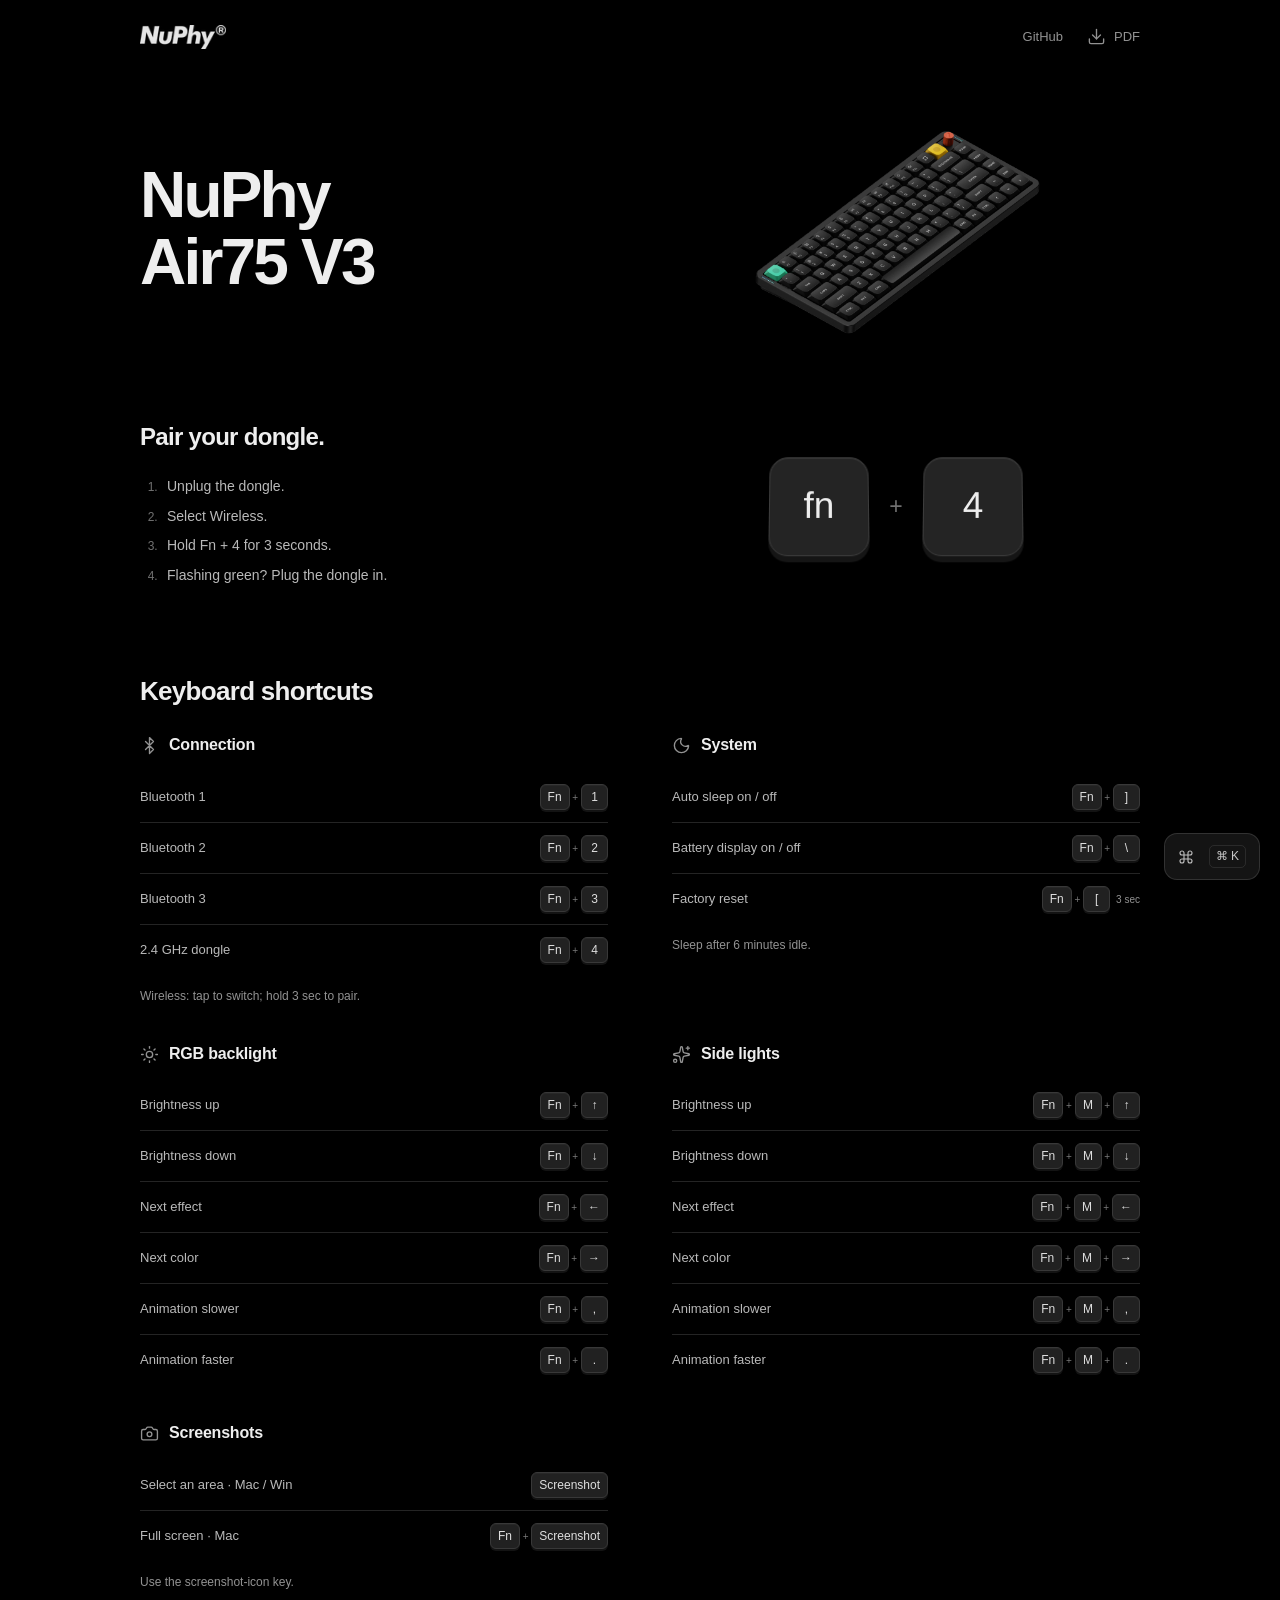
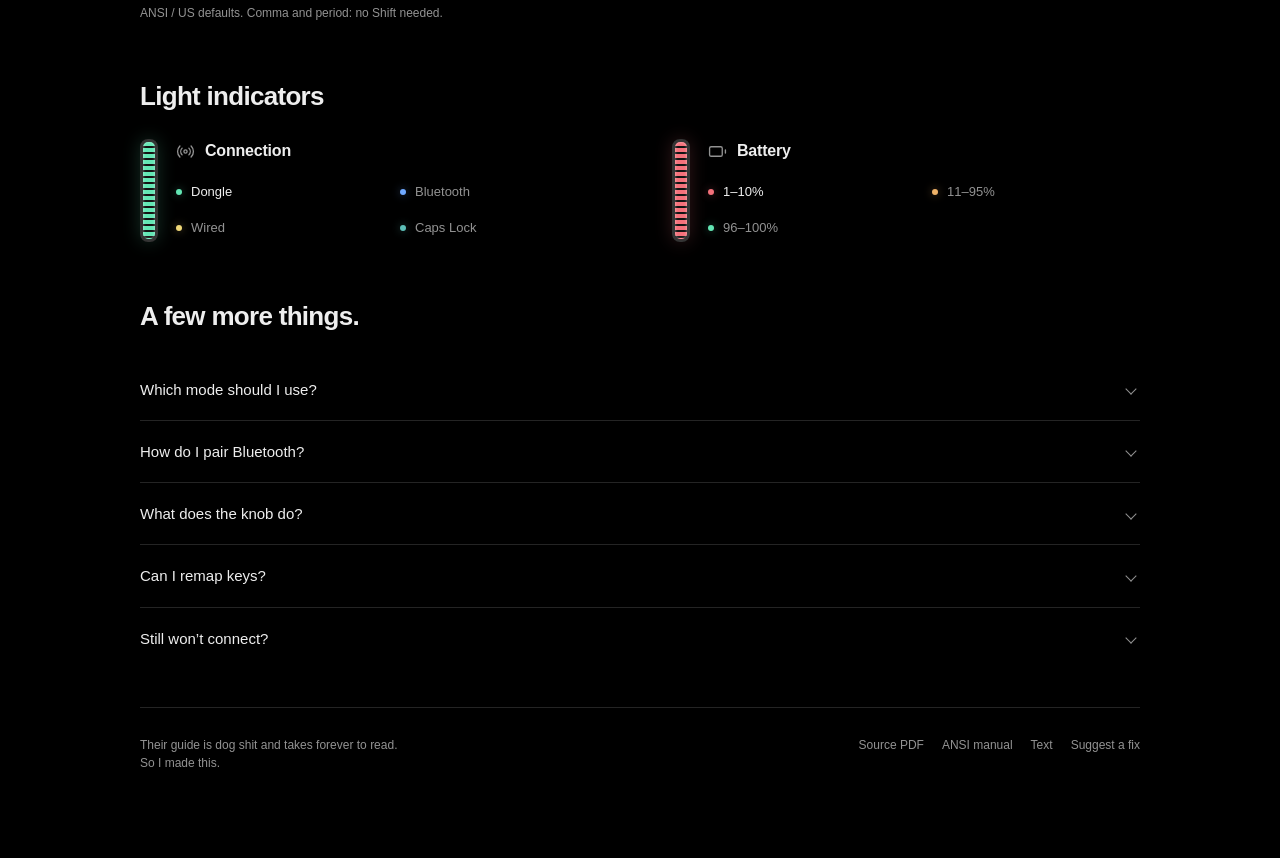
<file: site/index.html>
<!doctype html>
<html lang="en">
<head>
<meta charset="utf-8">
<meta name="viewport" content="width=device-width, initial-scale=1">
<meta name="description" content="Set up your NuPhy Air75 V3 on Mac or Windows. Find connection modes, dongle pairing, Bluetooth, RGB, sleep and screenshot shortcuts in one English guide.">
<meta name="author" content="Aayush9029">
<meta name="robots" content="index, follow, max-image-preview:large">
<meta name="theme-color" content="#000000">
<title>NuPhy Air75 V3 Guide: Pairing, Shortcuts &amp; RGB</title>
<link rel="canonical" href="https://aayush9029.github.io/guides/">
<link rel="icon" type="image/svg+xml" href="assets/favicon.svg">
<link rel="sitemap" type="application/xml" href="sitemap.xml">
<link rel="stylesheet" href="assets/style.css">
<meta property="og:type" content="article">
<meta property="og:locale" content="en_US">
<meta property="og:site_name" content="NuPhy Air75 V3 Guide">
<meta property="og:title" content="NuPhy Air75 V3 Guide: Pairing, Shortcuts &amp; RGB">
<meta property="og:description" content="Set up your NuPhy Air75 V3 on Mac or Windows. Find connection modes, dongle pairing, Bluetooth, RGB, sleep and screenshot shortcuts in one English guide.">
<meta property="og:url" content="https://aayush9029.github.io/guides/">
<meta property="og:image" content="https://aayush9029.github.io/guides/assets/nuphy-air75-v3.png">
<meta property="og:image:width" content="624">
<meta property="og:image:height" content="500">
<meta property="og:image:alt" content="Black NuPhy Air75 V3 keyboard with a red rotary knob">
<meta name="twitter:card" content="summary_large_image">
<meta name="twitter:title" content="NuPhy Air75 V3 Guide: Pairing, Shortcuts &amp; RGB">
<meta name="twitter:description" content="Set up your NuPhy Air75 V3 on Mac or Windows. Find connection modes, dongle pairing, Bluetooth, RGB, sleep and screenshot shortcuts in one English guide.">
<meta name="twitter:image" content="https://aayush9029.github.io/guides/assets/nuphy-air75-v3.png">
<meta name="twitter:image:alt" content="Black NuPhy Air75 V3 keyboard">
<script type="application/ld+json">{"@context": "https://schema.org", "@type": "Article", "headline": "NuPhy Air75 V3 Guide: Pairing, Shortcuts & RGB", "description": "Set up your NuPhy Air75 V3 on Mac or Windows. Find connection modes, dongle pairing, Bluetooth, RGB, sleep and screenshot shortcuts in one English guide.", "url": "https://aayush9029.github.io/guides/", "mainEntityOfPage": "https://aayush9029.github.io/guides/", "author": {"@type": "Person", "name": "Aayush9029", "url": "https://github.com/Aayush9029"}, "inLanguage": "en", "datePublished": "2026-09-04", "dateModified": "2026-09-07", "image": {"@type": "ImageObject", "contentUrl": "https://aayush9029.github.io/guides/assets/nuphy-air75-v3.png", "width": 624, "height": 500, "creditText": "NuPhy"}, "citation": ["https://cdn.shopify.com/s/files/1/0268/7297/1373/files/Air75_V3_Quick_Guide_FAQ.pdf?v=1753438891", "https://www.nuphy.io/en-US/keyboardDescription"]}</script>
</head>
<body id="top">
<a class="skip-link" href="#shortcuts">Skip to shortcuts</a>
<header class="site-header"><a href="#top" aria-label="NuPhy guide home"><img src="assets/nuphy-logo.png" width="86" height="24" alt="NuPhy"></a><nav aria-label="Resources"><a href="https://github.com/Aayush9029/guides">GitHub</a><a href="air75-v3-english-guide.pdf" download><svg class="icon" aria-hidden="true"><use href="assets/icons.svg#download"/></svg> PDF</a></nav></header>
<main>
<header class="intro"><h1>NuPhy Air75 V3</h1><button class="keyboard-toy" type="button" aria-label="Play a keyboard light wave"><img src="assets/nuphy-air75-v3.png" width="624" height="500" alt="Black NuPhy Air75 V3 keyboard with a red rotary knob" fetchpriority="high"></button></header>
<section id="connect" class="pair" data-jump="Pair the dongle" data-icon="radio" data-search="pair pairing dongle receiver 2.4ghz wireless fn 4">
<div><h2>Pair your dongle.</h2><ol><li>Unplug the dongle.</li><li>Select Wireless.</li><li>Hold Fn + 4 for 3 seconds.</li><li>Flashing green? Plug the dongle in.</li></ol></div><div class="hero-keys" aria-label="Fn plus 4"><button type="button" class="hero-key" data-key="Fn" aria-label="Animate Fn key">fn</button><span>+</span><button type="button" class="hero-key" data-key="4" aria-label="Animate 4 key">4</button></div>
</section>
<section id="shortcuts" class="reference" aria-labelledby="shortcuts-title"><h2 id="shortcuts-title">Keyboard shortcuts</h2><div class="shortcut-grid"><section id="connection" data-jump="Connection" data-icon="bluetooth" data-search="bluetooth bt wireless pair pairing dongle receiver 2.4ghz devices"><h3><svg class="icon" aria-hidden="true"><use href="assets/icons.svg#bluetooth"/></svg>Connection</h3>
<table><thead class="sr-only"><tr><th>Action</th><th>Shortcut</th></tr></thead><tbody>
<tr id="connection-0" data-shortcut data-search="pair pairing saved device" tabindex="-1"><th scope="row">Bluetooth 1</th><td><span class="keys"><kbd>Fn</kbd> + <kbd>1</kbd></span></td></tr>
<tr id="connection-1" data-shortcut data-search="pair pairing saved device" tabindex="-1"><th scope="row">Bluetooth 2</th><td><span class="keys"><kbd>Fn</kbd> + <kbd>2</kbd></span></td></tr>
<tr id="connection-2" data-shortcut data-search="pair pairing saved device" tabindex="-1"><th scope="row">Bluetooth 3</th><td><span class="keys"><kbd>Fn</kbd> + <kbd>3</kbd></span></td></tr>
<tr id="connection-3" data-shortcut data-search="pair pairing receiver usb wireless" tabindex="-1"><th scope="row">2.4 GHz dongle</th><td><span class="keys"><kbd>Fn</kbd> + <kbd>4</kbd></span></td></tr>
</tbody></table><p class="hint">Wireless: tap to switch; hold 3 sec to pair.</p></section>
<section id="system" data-jump="System" data-icon="moon" data-search="sleep battery reset restore factory"><h3><svg class="icon" aria-hidden="true"><use href="assets/icons.svg#moon"/></svg>System</h3>
<table><thead class="sr-only"><tr><th>Action</th><th>Shortcut</th></tr></thead><tbody>
<tr id="system-0" data-shortcut data-search="sleeping idle automatic" tabindex="-1"><th scope="row">Auto sleep on / off</th><td><span class="keys"><kbd>Fn</kbd> + <kbd>]</kbd></span></td></tr>
<tr id="system-1" data-shortcut data-search="power charge indicator always visible" tabindex="-1"><th scope="row">Battery display on / off</th><td><span class="keys"><kbd>Fn</kbd> + <kbd>\</kbd></span></td></tr>
<tr id="system-2" data-shortcut data-search="restore factory defaults" tabindex="-1"><th scope="row">Factory reset</th><td><span class="keys"><kbd>Fn</kbd> + <kbd>[</kbd></span><span class="duration">3 sec</span></td></tr>
</tbody></table><p class="hint">Sleep after 6 minutes idle.</p></section>
<section id="backlight" data-jump="RGB backlight" data-icon="sun" data-search="rgb backlight brightness color colour effect animation"><h3><svg class="icon" aria-hidden="true"><use href="assets/icons.svg#sun"/></svg>RGB backlight</h3>
<table><thead class="sr-only"><tr><th>Action</th><th>Shortcut</th></tr></thead><tbody>
<tr id="backlight-0" data-shortcut data-search="brighter increase" tabindex="-1"><th scope="row">Brightness up</th><td><span class="keys"><kbd>Fn</kbd> + <kbd>↑</kbd></span></td></tr>
<tr id="backlight-1" data-shortcut data-search="dimmer decrease" tabindex="-1"><th scope="row">Brightness down</th><td><span class="keys"><kbd>Fn</kbd> + <kbd>↓</kbd></span></td></tr>
<tr id="backlight-2" data-shortcut data-search="pattern mode cycle" tabindex="-1"><th scope="row">Next effect</th><td><span class="keys"><kbd>Fn</kbd> + <kbd>←</kbd></span></td></tr>
<tr id="backlight-3" data-shortcut data-search="colour cycle" tabindex="-1"><th scope="row">Next color</th><td><span class="keys"><kbd>Fn</kbd> + <kbd>→</kbd></span></td></tr>
<tr id="backlight-4" data-shortcut data-search="speed slow decrease comma" tabindex="-1"><th scope="row">Animation slower</th><td><span class="keys"><kbd>Fn</kbd> + <kbd>,</kbd></span></td></tr>
<tr id="backlight-5" data-shortcut data-search="speed fast increase period" tabindex="-1"><th scope="row">Animation faster</th><td><span class="keys"><kbd>Fn</kbd> + <kbd>.</kbd></span></td></tr>
</tbody></table></section>
<section id="side-lights" data-jump="Side lights" data-icon="sparkles" data-search="rgb side lights sidelight brightness color colour effect animation"><h3><svg class="icon" aria-hidden="true"><use href="assets/icons.svg#sparkles"/></svg>Side lights</h3>
<table><thead class="sr-only"><tr><th>Action</th><th>Shortcut</th></tr></thead><tbody>
<tr id="side-lights-0" data-shortcut data-search="brighter increase" tabindex="-1"><th scope="row">Brightness up</th><td><span class="keys"><kbd>Fn</kbd> + <kbd>M</kbd> + <kbd>↑</kbd></span></td></tr>
<tr id="side-lights-1" data-shortcut data-search="dimmer decrease" tabindex="-1"><th scope="row">Brightness down</th><td><span class="keys"><kbd>Fn</kbd> + <kbd>M</kbd> + <kbd>↓</kbd></span></td></tr>
<tr id="side-lights-2" data-shortcut data-search="pattern mode cycle" tabindex="-1"><th scope="row">Next effect</th><td><span class="keys"><kbd>Fn</kbd> + <kbd>M</kbd> + <kbd>←</kbd></span></td></tr>
<tr id="side-lights-3" data-shortcut data-search="colour cycle" tabindex="-1"><th scope="row">Next color</th><td><span class="keys"><kbd>Fn</kbd> + <kbd>M</kbd> + <kbd>→</kbd></span></td></tr>
<tr id="side-lights-4" data-shortcut data-search="speed slow decrease comma" tabindex="-1"><th scope="row">Animation slower</th><td><span class="keys"><kbd>Fn</kbd> + <kbd>M</kbd> + <kbd>,</kbd></span></td></tr>
<tr id="side-lights-5" data-shortcut data-search="speed fast increase period" tabindex="-1"><th scope="row">Animation faster</th><td><span class="keys"><kbd>Fn</kbd> + <kbd>M</kbd> + <kbd>.</kbd></span></td></tr>
</tbody></table></section>
<section id="screenshots" data-jump="Screenshots" data-icon="camera" data-search="screenshot capture screen mac windows"><h3><svg class="icon" aria-hidden="true"><use href="assets/icons.svg#camera"/></svg>Screenshots</h3>
<table><thead class="sr-only"><tr><th>Action</th><th>Shortcut</th></tr></thead><tbody>
<tr id="screenshots-0" data-shortcut data-search="" tabindex="-1"><th scope="row">Select an area · Mac / Win</th><td><span class="keys"><kbd>Screenshot</kbd></span></td></tr>
<tr id="screenshots-1" data-shortcut data-search="" tabindex="-1"><th scope="row">Full screen · Mac</th><td><span class="keys"><kbd>Fn</kbd> + <kbd>Screenshot</kbd></span></td></tr>
</tbody></table><p class="hint">Use the screenshot-icon key.</p></section></div><p class="hint">ANSI / US defaults. Comma and period: no Shift needed.</p></section>
<section id="lights" class="reference" data-jump="Light indicators" data-icon="battery" data-search="lights led indicator battery colors"><h2>Light indicators</h2><div class="light-grid"><div class="light-control" style="--light:#63e6b4"><button class="led-strip" type="button" aria-label="Cycle connection light preview"></button><div><h3><svg class="icon" aria-hidden="true"><use href="assets/icons.svg#radio"/></svg>Connection</h3><div class="light-options"><button type="button" data-color="#63e6b4" aria-pressed="true" aria-label="Preview Green: Dongle"><i style="--light:#63e6b4" aria-hidden="true"></i>Dongle</button><button type="button" data-color="#70a9ff" aria-pressed="false" aria-label="Preview Blue: Bluetooth"><i style="--light:#70a9ff" aria-hidden="true"></i>Bluetooth</button><button type="button" data-color="#f0d878" aria-pressed="false" aria-label="Preview Yellow: Wired"><i style="--light:#f0d878" aria-hidden="true"></i>Wired</button><button type="button" data-color="#5dbfb8" aria-pressed="false" aria-label="Preview Teal: Caps Lock"><i style="--light:#5dbfb8" aria-hidden="true"></i>Caps Lock</button></div></div></div><div class="light-control" style="--light:#f4717b"><button class="led-strip" type="button" aria-label="Cycle battery light preview"></button><div><h3><svg class="icon" aria-hidden="true"><use href="assets/icons.svg#battery"/></svg>Battery</h3><div class="light-options"><button type="button" data-color="#f4717b" aria-pressed="true" aria-label="Preview Red: 1–10%"><i style="--light:#f4717b" aria-hidden="true"></i>1–10%</button><button type="button" data-color="#efb268" aria-pressed="false" aria-label="Preview Orange: 11–95%"><i style="--light:#efb268" aria-hidden="true"></i>11–95%</button><button type="button" data-color="#63e6b4" aria-pressed="false" aria-label="Preview Green: 96–100%"><i style="--light:#63e6b4" aria-hidden="true"></i>96–100%</button></div></div></div></div></section>
<section id="help-topics" class="reference" aria-labelledby="help-title"><h2 id="help-title">A few more things.</h2><details id="modes" name="help" data-jump="Which mode should I use?" data-icon="sliders-horizontal" data-search="win mac windows macos wired wireless usb switch mode"><summary>Which mode should I use?</summary><div class="answer"><p>Win / Mac: match your computer.</p><p>Wired: USB-C data cable. Wireless: Bluetooth or dongle. Off: power down.</p></div></details>
<details id="bluetooth-pairing" name="help" data-jump="How do I pair Bluetooth?" data-icon="bluetooth" data-search="bluetooth bt pair device connect"><summary>How do I pair Bluetooth?</summary><div class="answer"><p>Select Wireless. Hold Fn + 1, 2 or 3 for 3 seconds, then pair in your computer’s Bluetooth settings.</p></div></details>
<details id="knob" name="help" data-jump="What does the knob do?" data-icon="volume-2" data-search="knob dial volume mute sound install"><summary>What does the knob do?</summary><div class="answer"><p>Turn to adjust volume. Press to mute.</p><p><a href="https://cdn.shopify.com/s/files/1/0268/7297/1373/files/Air75_V3_Quick_Guide_FAQ.pdf?v=1753438891#page=4">Installation diagrams</a></p></div></details>
<details id="customize" name="help" data-jump="Can I remap keys?" data-icon="keyboard" data-search="remap customize custom keyboard macro nuphy io layers"><summary>Can I remap keys?</summary><div class="answer"><p>USB + Wired, then NuPhy IO in Edge or Chrome. Customize keys, lighting and knob actions.</p><p><a href="https://www.nuphy.io/">Open NuPhy IO</a></p></div></details>
<details id="help" name="help" data-jump="Still won’t connect?" data-icon="circle-help" data-search="help troubleshoot problem dongle receiver bluetooth flashing green"><summary>Still won’t connect?</summary><div class="answer"><p>Dongle: hold Fn + 4 for 3 seconds, then reinsert it. Avoid metal USB hubs.</p><p>Bluetooth: forget the saved device and pair again. Check firmware in NuPhy IO if needed.</p><p><a href="mailto:service@nuphy.com">Contact NuPhy</a></p></div></details></section>
<footer><p>Their guide is dog shit and takes forever to read.<br>So <a href="https://aayush.art">I made this.</a></p><div><a href="https://cdn.shopify.com/s/files/1/0268/7297/1373/files/Air75_V3_Quick_Guide_FAQ.pdf?v=1753438891">Source PDF</a><a href="https://www.nuphy.io/en-US/keyboardDescription">ANSI manual</a><a href="air75-v3-guide.txt" download>Text</a><a href="https://github.com/Aayush9029/guides/issues">Suggest a fix</a></div></footer>
</main>
<button id="command-trigger" class="command-trigger" type="button" aria-label="Jump to a section or shortcut" aria-haspopup="dialog" aria-controls="command-menu" aria-expanded="false" aria-keyshortcuts="Meta+K Control+K" hidden><svg class="icon" aria-hidden="true"><use href="assets/icons.svg#command"/></svg><span class="command-key">⌘ K</span></button>
<dialog id="command-menu" aria-label="Jump to a section or shortcut"><div class="command-search"><svg class="icon" aria-hidden="true"><use href="assets/icons.svg#search"/></svg><input id="command-input" type="text" role="combobox" aria-label="Find a section or shortcut" aria-controls="command-options" aria-expanded="true" aria-autocomplete="list" placeholder="Find anything…" autocomplete="off"><button id="command-close" type="button" aria-label="Close menu">Esc</button></div><div id="command-options" role="listbox" aria-label="Sections and shortcuts"></div><p id="command-empty" role="status" hidden>No matches. Try “pair” or “sleep”.</p></dialog>
<script src="assets/guide.js" defer></script>
</body>
</html>
</file>
<file: site/assets/style.css>
:root {
  color-scheme: dark;
  --paper: #000000;
  --surface: #141414;
  --ink: #eeeeee;
  --muted: #929292;
  --line: #242424;
  --mint: #dddddd;
  font: 15px/1.55 -apple-system, BlinkMacSystemFont, "Helvetica Neue", sans-serif;
  color: var(--ink);
  background: var(--paper);
}
* { box-sizing: border-box; }
body { margin: 0; }
a { color: inherit; text-underline-offset: 4px; }
button, input { font: inherit; color: inherit; }
button, summary { cursor: pointer; }
button { touch-action: manipulation; }
:focus-visible { outline: 2px solid var(--mint); outline-offset: 5px; }
[hidden] { display: none !important; }
.sr-only, .skip-link:not(:focus) { position: absolute; width: 1px; height: 1px; overflow: hidden; clip-path: inset(50%); white-space: nowrap; }
.skip-link:focus { display: block; padding: 12px 24px; }
.icon { width: 19px; height: 19px; flex-shrink: 0; fill: none; stroke: currentColor; stroke-width: 1.7; stroke-linecap: round; stroke-linejoin: round; }
.site-header { max-width: 1064px; margin: auto; padding: 25px 32px; display: flex; justify-content: space-between; align-items: center; }
.site-header img { display: block; filter: invert(1); mix-blend-mode: screen; }
.site-header nav { display: flex; gap: 24px; font-size: 13px; color: var(--muted); }
.site-header a { display: flex; align-items: center; gap: 8px; text-decoration: none; }
.site-header a:hover { color: var(--ink); }
main { max-width: 1064px; margin: auto; padding: 0 32px 85px; }
.intro { display: grid; grid-template-columns: 1fr 1fr; align-items: center; gap: 30px; min-height: 280px; }
h1 { max-width: 7ch; margin: 0; font-size: clamp(42px, 5vw, 65px); line-height: 1.05; letter-spacing: -2.8px; font-weight: 650; }
h2 { margin: 0 0 26px; font-size: 26px; letter-spacing: -.7px; line-height: 1.25; font-weight: 600; }
h3 { margin: 0 0 14px; font-size: 16px; font-weight: 550; letter-spacing: -.2px; }
h2, h3 { display: flex; align-items: center; gap: 10px; }
h3 .icon { color: var(--muted); }
.keyboard-toy { position: relative; display: block; width: 100%; border: 0; padding: 0; background: transparent; transition: transform .18s ease-out; isolation: isolate; }
.keyboard-toy img { width: 100%; max-height: 310px; object-fit: contain; height: auto; display: block;  }
.pair { display: grid; grid-template-columns: 1fr 1fr; align-items: center; gap: 24px; padding: 26px 0; margin-top: 12px; }
.pair h2 { font-size: 24px; margin-bottom: 20px; }
.pair h2 .icon { color: var(--mint); }
.pair ol { margin: 0; padding-left: 21px; color: #b9b9b9; font-size: 14px; }
.pair li { padding: 4px 0 4px 6px; }
.pair li::marker { color: #717171; font-size: 12px; }
.hero-keys { display: flex; justify-content: center; align-items: center; gap: 20px; }
.hero-keys > span { color: #717171; font-size: 23px; }
.hero-key { width: 100px; height: 100px; border: 1px solid #3d3d3d; border-radius: 19px; background: #242424; box-shadow: 0 6px 0 #151515, inset 0 1px 0 #ffffff12; font-size: 37px; font-weight: 500; transform: perspective(500px) rotateX(8deg); transition: transform .16s; }
.hero-key:hover { transform: perspective(500px) rotateX(8deg) translateY(-3px); }
.reference { margin-top: 58px; }
.shortcut-grid { display: grid; grid-template-columns: 1fr 1fr; gap: 36px 64px; }
[data-jump], [data-shortcut] { scroll-margin: 30px; }
table { width: 100%; border-collapse: collapse; font-size: 13px; }
th, td { padding: 12px 0; border-bottom: 1px solid var(--line); font-weight: 400; text-align: left; }
tr:last-child > * { border-bottom: 0; }
th { color: #b9b9b9; }
td { text-align: right; padding-left: 8px; }
.keys { white-space: nowrap; font-size: 10px; color: #787878; }
kbd { display: inline-block; min-width: 27px; padding: 3px 7px; border: 1px solid #383838; border-radius: 6px; background: #212121; color: #dedede; font: inherit; font-size: 12px; line-height: 1.5; box-shadow: 0 2px 0 #131313, inset 0 1px 0 #ffffff08; }
.key-toy { border: 0; background: none; padding: 0; border-radius: 6px; }
.key-toy:hover kbd { border-color: #666666; color: var(--mint); }
.duration { display: inline-block; font-size: 10px; margin-left: 6px; color: var(--muted); }
.hint { color: var(--muted); font-size: 12px; margin: 12px 0 0; }
.light-grid { display: grid; grid-template-columns: 1fr 1fr; gap: 64px; }
.light-control { display: grid; grid-template-columns: 16px 1fr; gap: 20px; }
.led-strip { width: 14px; min-height: 92px; border: 3px solid #343434; border-radius: 8px; background: repeating-linear-gradient(to bottom, var(--light) 0 4px, #131313 4px 6px); box-shadow: 0 0 18px color-mix(in srgb, var(--light) 20%, transparent), inset 0 0 3px #fff8; animation: breathe 4s ease-in-out infinite; }
.light-options { display: grid; grid-template-columns: 1fr 1fr; gap: 8px 16px; }
.light-options button { display: flex; align-items: center; gap: 9px; border: 0; background: transparent; text-align: left; color: var(--muted); padding: 4px 0; font-size: 13px; }
.light-options button[aria-pressed="true"] { color: var(--ink); }
.light-options i { width: 6px; height: 6px; border-radius: 50%; background: var(--light); box-shadow: 0 0 8px color-mix(in srgb, var(--light) 40%, transparent); }
details { border-bottom: 1px solid var(--line); }
details:last-child { border-bottom: 0; }
summary { display: flex; align-items: center; justify-content: space-between; gap: 20px; padding: 19px 0; font-size: 15px; list-style: none; }
summary::-webkit-details-marker { display: none; }
summary::after { content: ""; width: 7px; height: 7px; border-right: 1.5px solid var(--muted); border-bottom: 1.5px solid var(--muted); transform: rotate(45deg); margin-right: 5px; transition: transform .18s; }
details[open] summary::after { transform: rotate(225deg); }
.answer { padding: 0 0 20px; color: var(--muted); max-width: 65ch; font-size: 13px; }
.answer p { margin: 0 0 10px; }
.answer p:last-child { margin: 0; }
.answer a { color: #c4c4c4; }
footer { margin-top: 38px; padding-top: 28px; border-top: 1px solid var(--line); display: flex; justify-content: space-between; gap: 28px; font-size: 12px; color: var(--muted); }
footer p { margin: 0; }
footer div { display: flex; flex-wrap: wrap; align-content: start; gap: 12px 18px; }
footer a { text-decoration: none; }
footer a:hover { color: var(--ink); }
.command-trigger { position: fixed; bottom: max(20px, env(safe-area-inset-bottom)); right: 20px; display: flex; align-items: center; gap: 15px; padding: 11px 13px; border: 1px solid #ffffff20; border-radius: 13px; background: #202020a6; backdrop-filter: blur(22px) saturate(1.5); box-shadow: 0 8px 25px #0004; }
.command-trigger .icon { color: #bdbdbd; width: 16px; height: 16px; }
.command-key { border: 1px solid #ffffff18; border-radius: 5px; padding: 1px 6px; font-size: 12px; color: #c7c7c7; }
dialog { width: min(550px, calc(100% - 32px)); max-height: 75dvh; padding: 0; border: 1px solid #ffffff24; border-radius: 19px; background: #191919bd; color: var(--ink); backdrop-filter: blur(32px) saturate(1.7); box-shadow: 0 30px 110px #0009, inset 0 1px 0 #ffffff0c; }
dialog::backdrop { background: #00000070; backdrop-filter: blur(6px); }
.command-search { display: flex; align-items: center; gap: 12px; padding: 18px; border-bottom: 1px solid #ffffff14; }
.command-search .icon { color: #a0a0a0; }
.command-search input { width: 100%; min-width: 0; border: 0; background: transparent; outline: none; caret-color: var(--mint); }
.command-search:focus-within { box-shadow: inset 0 -1px #ffffff25; }
.command-search button { border: 1px solid #ffffff1c; border-radius: 5px; padding: 2px 6px; background: #ffffff05; font-size: 11px; color: var(--muted); }
#command-options { padding: 7px; max-height: 50dvh; overflow-y: auto; overscroll-behavior: contain; }
#command-options button { display: flex; align-items: center; gap: 12px; width: 100%; text-align: left; border: 1px solid transparent; border-radius: 10px; background: transparent; padding: 12px; font-size: 13px; }
#command-options button .icon { color: #aaaaaa; width: 17px; height: 17px; }
#command-options button[aria-selected="true"], #command-options button:hover { background: #ffffff0c; border-color: #ffffff10; }
.result-keys { margin-left: auto; color: #aaaaaa; font-size: 11px; white-space: nowrap; }
#command-empty { padding: 16px; margin: 0; color: var(--muted); font-size: 13px; }
.spark { position: fixed; width: 5px; height: 5px; border-radius: 1px; background: #dedede; box-shadow: 0 0 9px currentColor; pointer-events: none; z-index: 10; }
.error { padding-top: 15vh; }
@keyframes breathe { 50% { opacity: .6; } }
@media (max-width: 700px) {
  .site-header { padding: 22px 24px; }
  main { padding: 0 24px 90px; }
  .intro { gap: 12px; min-height: 210px; }
  h1 { font-size: 41px; letter-spacing: -1.8px; }
  .pair { padding: 22px 0; grid-template-columns: 1fr; gap: 30px; }
  .pair h2 { font-size: 23px; }
  .hero-key { width: 82px; height: 82px; font-size: 31px; }
  .hero-keys { padding: 0 0 12px; }
  .shortcut-grid, .light-grid { grid-template-columns: 1fr; gap: 30px; }
  .reference { margin-top: 40px; }
  h2 { font-size: 24px; }
  footer { flex-direction: column; gap: 18px; }
  .command-trigger { right: 16px; bottom: max(16px, env(safe-area-inset-bottom)); }
}
@media (prefers-reduced-motion: reduce) { *, *::before, *::after { animation: none !important; transition: none !important; } }
@media print { .site-header, .command-trigger, dialog, .keyboard-toy { display: none; } :root { color: #111; background: #fff; } main { max-width: none; padding: 0; } }
</file>
